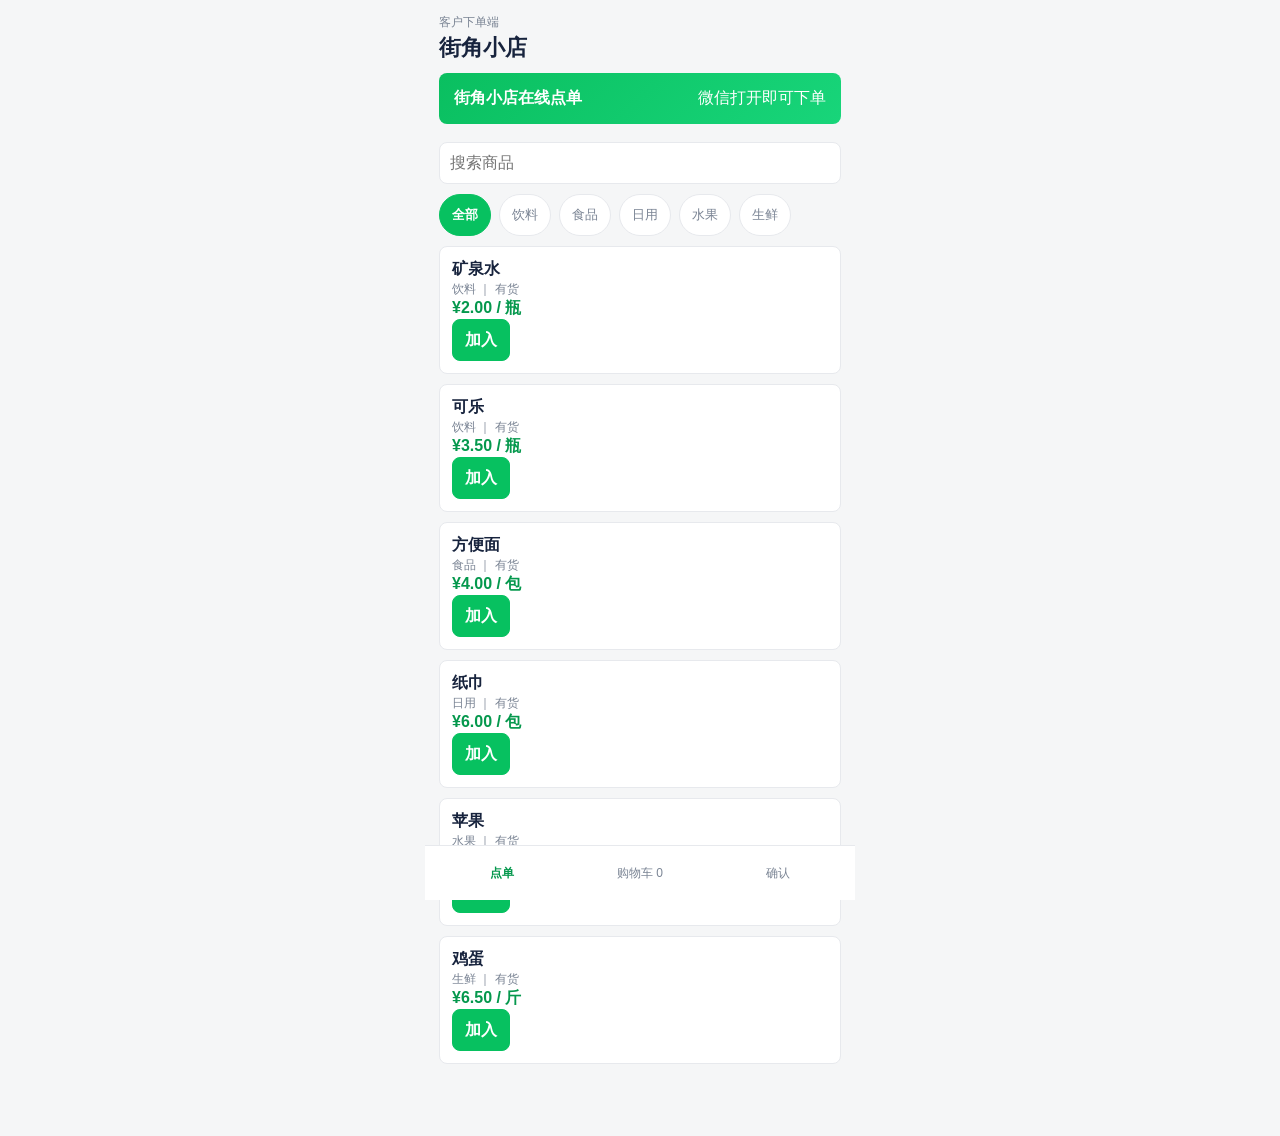
<file: index.html>
<!doctype html>
<html lang="zh-CN">
<head>
  <meta charset="utf-8">
  <meta name="viewport" content="width=device-width,initial-scale=1,viewport-fit=cover">
  <title>小店管家 H5</title>
  <link rel="stylesheet" href="style.css">
</head>
<body>
<div class="app">
  <header class="topbar">
    <div><p id="roleText">客户下单端</p><h1 id="titleText">街角小店</h1></div>
    <button id="resetBtn" class="ghost">重置</button>
  </header>
  <div class="role-tabs"><button data-role="customer" class="active">客户端</button><button data-role="owner">商家端</button></div>

  <main>
    <section id="customerShop" class="page active customer-page">
      <div class="hero"><b>街角小店在线点单</b><span>微信打开即可下单</span></div>
      <input id="customerSearch" class="search" placeholder="搜索商品">
      <div id="categoryTabs" class="chips"></div>
      <div id="customerProducts" class="list"></div>
    </section>

    <section id="customerCartPage" class="page customer-page">
      <h2>购物车</h2>
      <div id="customerCart" class="cart empty">购物车还是空的</div>
      <div class="total"><span>合计</span><b id="customerTotal">¥0.00</b></div>
      <form id="customerForm" class="card">
        <h3>收货信息</h3>
        <label>姓名<input id="customerName" required></label>
        <label>手机号<input id="customerPhone" required inputmode="tel"></label>
        <label>地址<textarea id="customerAddress" required></textarea></label>
        <label>备注<textarea id="customerNote"></textarea></label>
        <label class="row"><span>保存为常用收货信息</span><input id="saveCustomerInfo" type="checkbox" checked></label>
        <button class="primary">提交订单</button>
      </form>
    </section>

    <section id="customerDone" class="page customer-page"><div id="confirmBox"></div></section>

    <section id="ownerHome" class="page owner-page">
      <div class="grid stats"><div><span>待处理</span><b id="pendingCount">0</b></div><div><span>今日订单</span><b id="todayCount">0</b></div><div><span>今日销售额</span><b id="todaySales">¥0.00</b></div><div><span>商品数</span><b id="productCount">0</b></div></div>
      <details class="card" open>
        <summary>云数据库同步</summary>
        <div id="cloudStatus" class="notice warn">未配置云数据库</div>
        <label>Supabase Project URL<input id="cloudUrl" placeholder="https://xxxx.supabase.co"></label>
        <label>Supabase anon key<textarea id="cloudKey"></textarea></label>
        <label>店铺 ID<input id="storeId" placeholder="store_001"></label>
        <div class="grid"><button id="syncBtn" type="button">立即同步</button><button id="saveCloudBtn" type="button" class="primary">保存云配置</button></div>
        <label>客户端微信链接<input id="clientLink" readonly></label>
        <label>商家端微信链接<input id="ownerLink" readonly></label>
        <div class="grid"><button id="copyClientBtn" type="button">复制客户端</button><button id="copyOwnerBtn" type="button">复制商家端</button></div>
      </details>
      <div class="grid quick"><button data-page="ownerProducts">商品管理</button><button data-page="ownerNewOrder" class="primary">店主开单</button><button data-page="ownerOrders">接单处理</button><button data-page="ownerStats">销售统计</button><button id="exportBtn">导出备份</button><button id="importBtn">导入备份</button></div>
      <input id="backupInput" type="file" hidden accept="application/json">
    </section>

    <section id="ownerProducts" class="page owner-page">
      <div class="toolbar"><input id="productSearch" placeholder="搜索商品"><button id="newProductBtn" class="primary">新增</button></div>
      <form id="productForm" class="card hidden">
        <input id="productId" type="hidden">
        <label>商品名称<input id="productName" required></label>
        <label>编号<input id="productCode"></label>
        <div class="grid"><label>分类<input id="productCategory" required></label><label>单位<input id="productUnit" required></label></div>
        <div class="grid"><label>售卖方式<select id="productMode"><option value="integer">按件</option><option value="decimal">称重</option></select></label><label>小数位<select id="productPrecision"><option>0</option><option>1</option><option selected>2</option><option>3</option></select></label></div>
        <div class="grid"><label>进货价<input id="productCost" inputmode="decimal"></label><label>零售价<input id="productPrice" inputmode="decimal"></label></div>
        <label>库存<input id="productStock" inputmode="decimal"></label>
        <label>备注<textarea id="productNote"></textarea></label>
        <label class="row"><span>启用</span><input id="productEnabled" type="checkbox" checked></label>
        <div class="grid"><button type="button" id="cancelProductBtn">取消</button><button class="primary">保存商品</button></div>
      </form>
      <details class="card"><summary>进货单据导入</summary><p>格式：名称,编号,分类,单位,进货价,零售价,库存,售卖方式</p><textarea id="purchaseText" rows="5" placeholder="苹果,1001,水果,斤,3.2,5.8,20.5,称重"></textarea><button id="importPurchaseBtn" class="primary">导入商品</button></details>
      <div id="productList" class="list"></div>
    </section>

    <section id="ownerNewOrder" class="page owner-page">
      <div class="toolbar"><input id="ownerProductSearch" placeholder="搜索可售商品"><button id="clearOwnerCartBtn">清空</button></div>
      <div id="ownerProductsForSale" class="goods-grid"></div>
      <details class="card"><summary>拍照/文字导入订单</summary><input id="ocrImage" type="file" accept="image/*" capture="environment"><textarea id="ocrText" rows="4" placeholder="矿泉水 2\n苹果 1.5"></textarea><button id="importOrderTextBtn" class="primary">导入订单</button></details>
      <h2>已选商品</h2><div id="ownerCart" class="cart empty">还没有选择商品</div><label>备注<textarea id="ownerNote"></textarea></label><div class="total"><span>总价</span><b id="ownerTotal">¥0.00</b></div><button id="saveOwnerOrderBtn" class="primary full">保存店主订单</button>
    </section>

    <section id="ownerOrders" class="page owner-page"><div id="statusFilter" class="chips"><button data-status="all" class="active">全部</button><button data-status="待处理">待处理</button><button data-status="配货中">配货中</button><button data-status="已完成">已完成</button><button data-status="已取消">已取消</button></div><div id="orderList" class="list"></div></section>
    <section id="ownerStats" class="page owner-page"><div class="grid stats"><div><span>今日销售额</span><b id="statSales">¥0.00</b></div><div><span>今日订单</span><b id="statOrders">0</b></div><div><span>毛利</span><b id="statProfit">¥0.00</b></div><div><span>毛利率</span><b id="statRate">0%</b></div></div><h2>商品排行</h2><div id="rankList" class="list"></div><h2>7天趋势</h2><div id="trendList" class="card"></div></section>
  </main>

  <nav id="customerNav" class="bottom"><button data-page="customerShop" class="active">点单</button><button data-page="customerCartPage">购物车 <span id="cartBadge">0</span></button><button data-page="customerDone">确认</button></nav>
  <nav id="ownerNav" class="bottom hidden"><button data-page="ownerHome" class="active">首页</button><button data-page="ownerProducts">商品</button><button data-page="ownerNewOrder">开单</button><button data-page="ownerOrders">接单</button><button data-page="ownerStats">统计</button></nav>
</div>
<div id="toast" class="toast"></div>
<script src="app.js"></script>
</body>
</html>
</file>
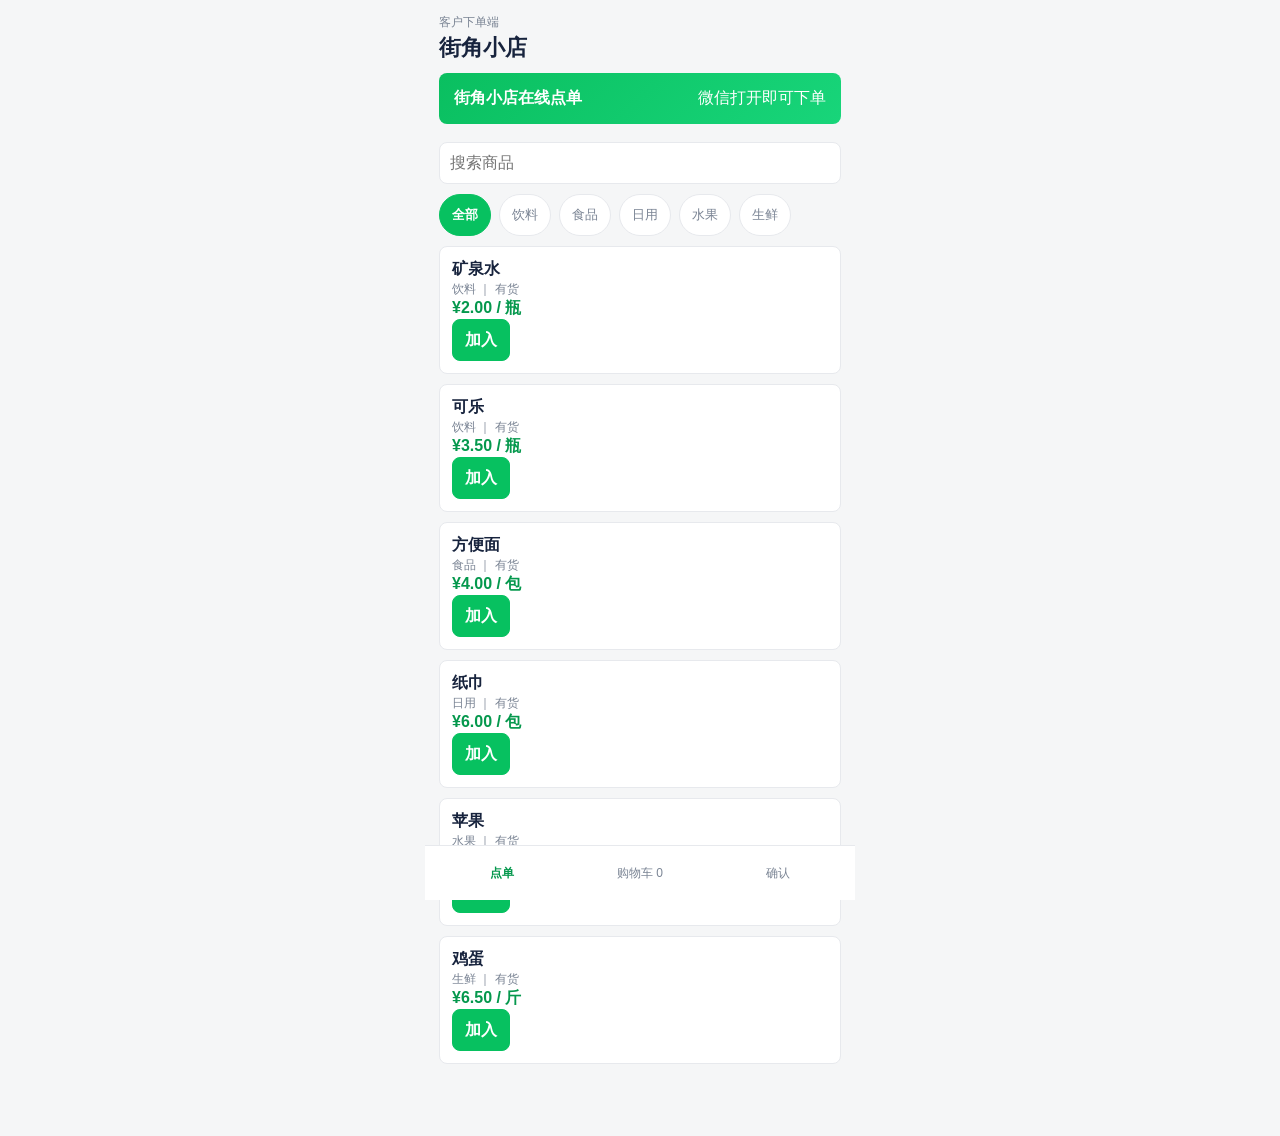
<file: client.html>
<!doctype html><html lang="zh-CN"><head><meta charset="utf-8"><meta name="viewport" content="width=device-width,initial-scale=1"><title>客户端入口</title></head><body><script>const t=new URL('index.html',location.href),u=new URL(location.href);t.searchParams.set('role','customer');['cloudUrl','cloudKey','storeId'].forEach(k=>{const v=u.searchParams.get(k);if(v)t.searchParams.set(k,v)});location.replace(t)</script></body></html>
</file>
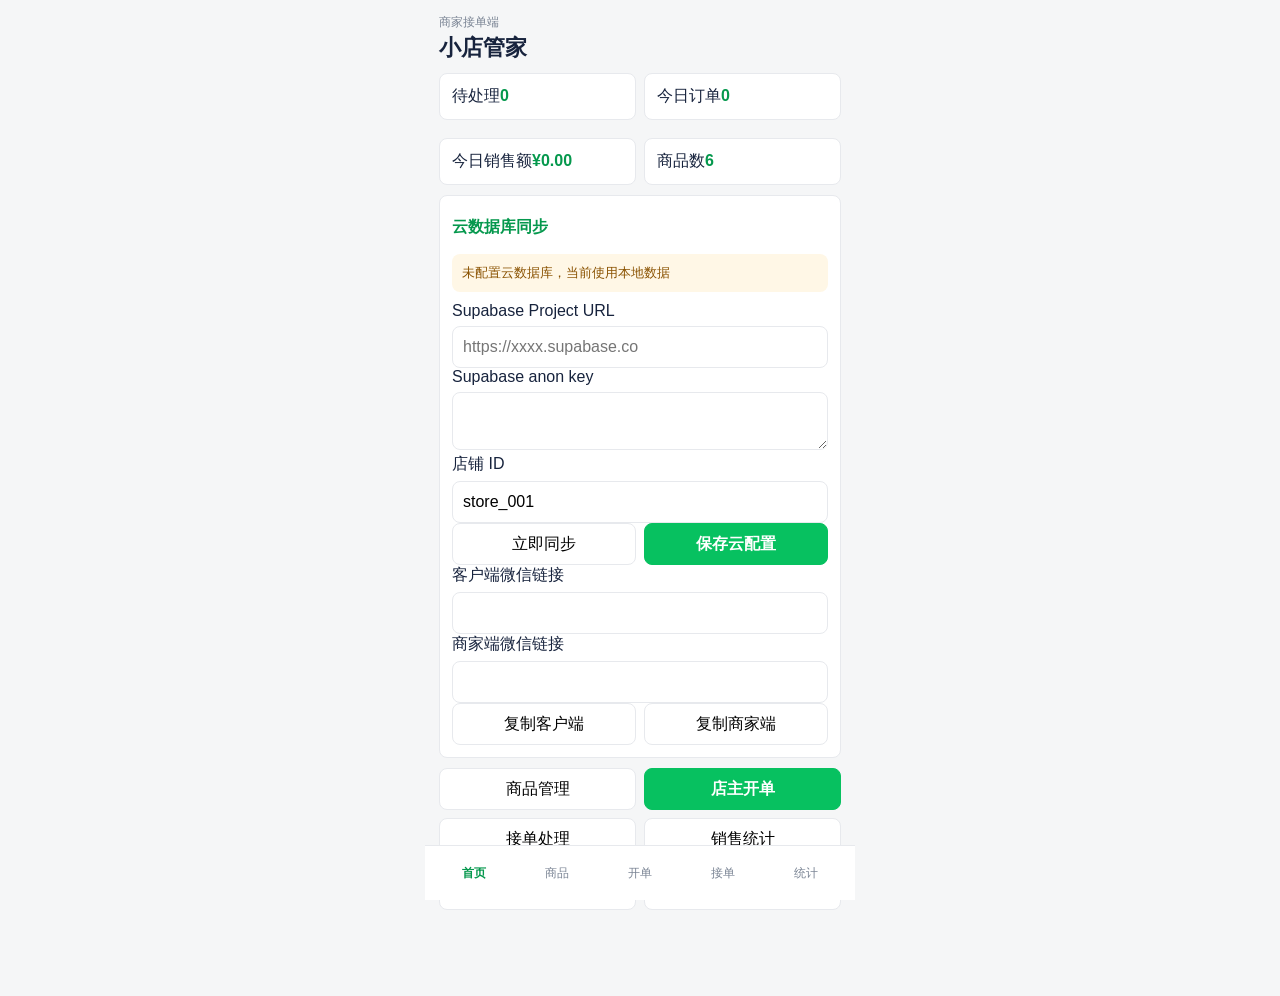
<file: owner.html>
<!doctype html><html lang="zh-CN"><head><meta charset="utf-8"><meta name="viewport" content="width=device-width,initial-scale=1"><title>商家端入口</title></head><body><script>const t=new URL('index.html',location.href),u=new URL(location.href);t.searchParams.set('role','owner');['cloudUrl','cloudKey','storeId'].forEach(k=>{const v=u.searchParams.get(k);if(v)t.searchParams.set(k,v)});location.replace(t)</script></body></html>
</file>
<file: style.css>
:root{--g:#07c160;--gd:#05984d;--bg:#f5f6f7;--text:#17233d;--muted:#7a8494;--line:#e7e9ed;--danger:#e64340}*{box-sizing:border-box}body{margin:0;background:var(--bg);color:var(--text);font-family:-apple-system,BlinkMacSystemFont,"Segoe UI","PingFang SC","Microsoft YaHei",sans-serif}button,input,textarea,select{font:inherit}button{border:0;border-radius:8px;min-height:42px;padding:0 12px;background:#fff;border:1px solid var(--line)}input,textarea,select{width:100%;min-height:42px;border:1px solid var(--line);border-radius:8px;background:#fff;padding:10px;margin-top:6px}.app{max-width:430px;margin:0 auto;min-height:100vh;padding-bottom:72px}.topbar{position:sticky;top:0;z-index:3;display:flex;justify-content:space-between;align-items:center;padding:14px 14px 10px;background:rgba(245,246,247,.96);backdrop-filter:blur(8px)}.topbar p{margin:0;color:var(--muted);font-size:12px}.topbar h1{margin:2px 0 0;font-size:22px}.ghost{background:#eaf8f0;color:var(--gd);font-weight:700}.role-tabs,#resetBtn{display:none!important}.role-tabs button,.chips button{border-radius:999px;color:var(--muted)}.role-tabs .active,.chips .active{background:var(--g);color:#fff;border-color:var(--g);font-weight:700}main{padding:0 14px}.page{display:none}.page.active{display:block}.hidden{display:none!important}.hero{display:flex;justify-content:space-between;gap:10px;padding:15px;border-radius:8px;background:linear-gradient(135deg,#0abf60,#18d57a);color:#fff;margin-bottom:12px}.hero b,.hero span{display:block}.search,.toolbar{margin-bottom:10px}.toolbar,.grid{display:grid;grid-template-columns:1fr 1fr;gap:8px}.card,.cart,.list article,.stats>div{background:#fff;border:1px solid var(--line);border-radius:8px;padding:12px;margin-bottom:10px}.primary{background:var(--g);border-color:var(--g);color:#fff;font-weight:700}.full{width:100%}.chips{display:flex;gap:8px;overflow:auto;margin-bottom:10px}.chips button{flex:0 0 auto;font-size:13px}.goods-grid{display:grid;grid-template-columns:1fr 1fr;gap:10px;margin-bottom:12px}.goods-grid button{text-align:left;min-height:100px}.list{display:grid;gap:10px}.list article{margin:0}.row{display:flex;justify-content:space-between;align-items:center;gap:10px}.row input[type=checkbox]{width:24px;min-height:24px}.meta{color:var(--muted);font-size:12px;line-height:1.5}.price,.total b,.stats b{color:var(--gd);font-weight:800}.total{display:flex;justify-content:space-between;align-items:center;margin:12px 0}.total b{font-size:24px}.cart.empty{color:var(--muted)}.cart-item{padding:12px;border-bottom:1px solid var(--line)}.cart-item:last-child{border-bottom:0}.qty{display:grid;grid-template-columns:34px 1fr 34px auto;gap:8px;margin-top:8px}.qty input{text-align:center;margin:0;min-height:34px}.notice{padding:10px;border-radius:8px;margin:8px 0 10px;background:#f3fbf6;color:#2f6f49;font-size:13px}.notice.warn{background:#fff7e6;color:#8a5200}.notice.err{background:#fff0ef;color:var(--danger)}summary{min-height:38px;display:flex;align-items:center;color:var(--gd);font-weight:800}h2{font-size:18px;margin:16px 2px 10px}h3{margin:0 0 10px}.quick{margin-bottom:14px}.bottom{position:fixed;left:50%;bottom:0;transform:translateX(-50%);width:min(430px,100%);display:grid;grid-template-columns:repeat(3,1fr);gap:0;background:#fff;border-top:1px solid var(--line);padding:6px 8px calc(6px + env(safe-area-inset-bottom));z-index:5}.bottom button{border:0;background:transparent;color:var(--muted);font-size:12px}.bottom button.active{color:var(--gd);font-weight:800}#ownerNav{grid-template-columns:repeat(5,1fr)}.toast{position:fixed;left:50%;bottom:88px;transform:translateX(-50%);background:rgba(23,35,61,.92);color:#fff;border-radius:999px;padding:10px 14px;opacity:0;pointer-events:none;transition:.2s;z-index:10}.toast.show{opacity:1}.badge{display:inline-block;border-radius:999px;background:#eaf8f0;color:var(--gd);padding:2px 8px;font-size:12px}.danger{color:var(--danger)}@media(max-width:360px){main{padding:0 10px}.qty{grid-template-columns:30px 1fr 30px auto;gap:5px}}
</file>
